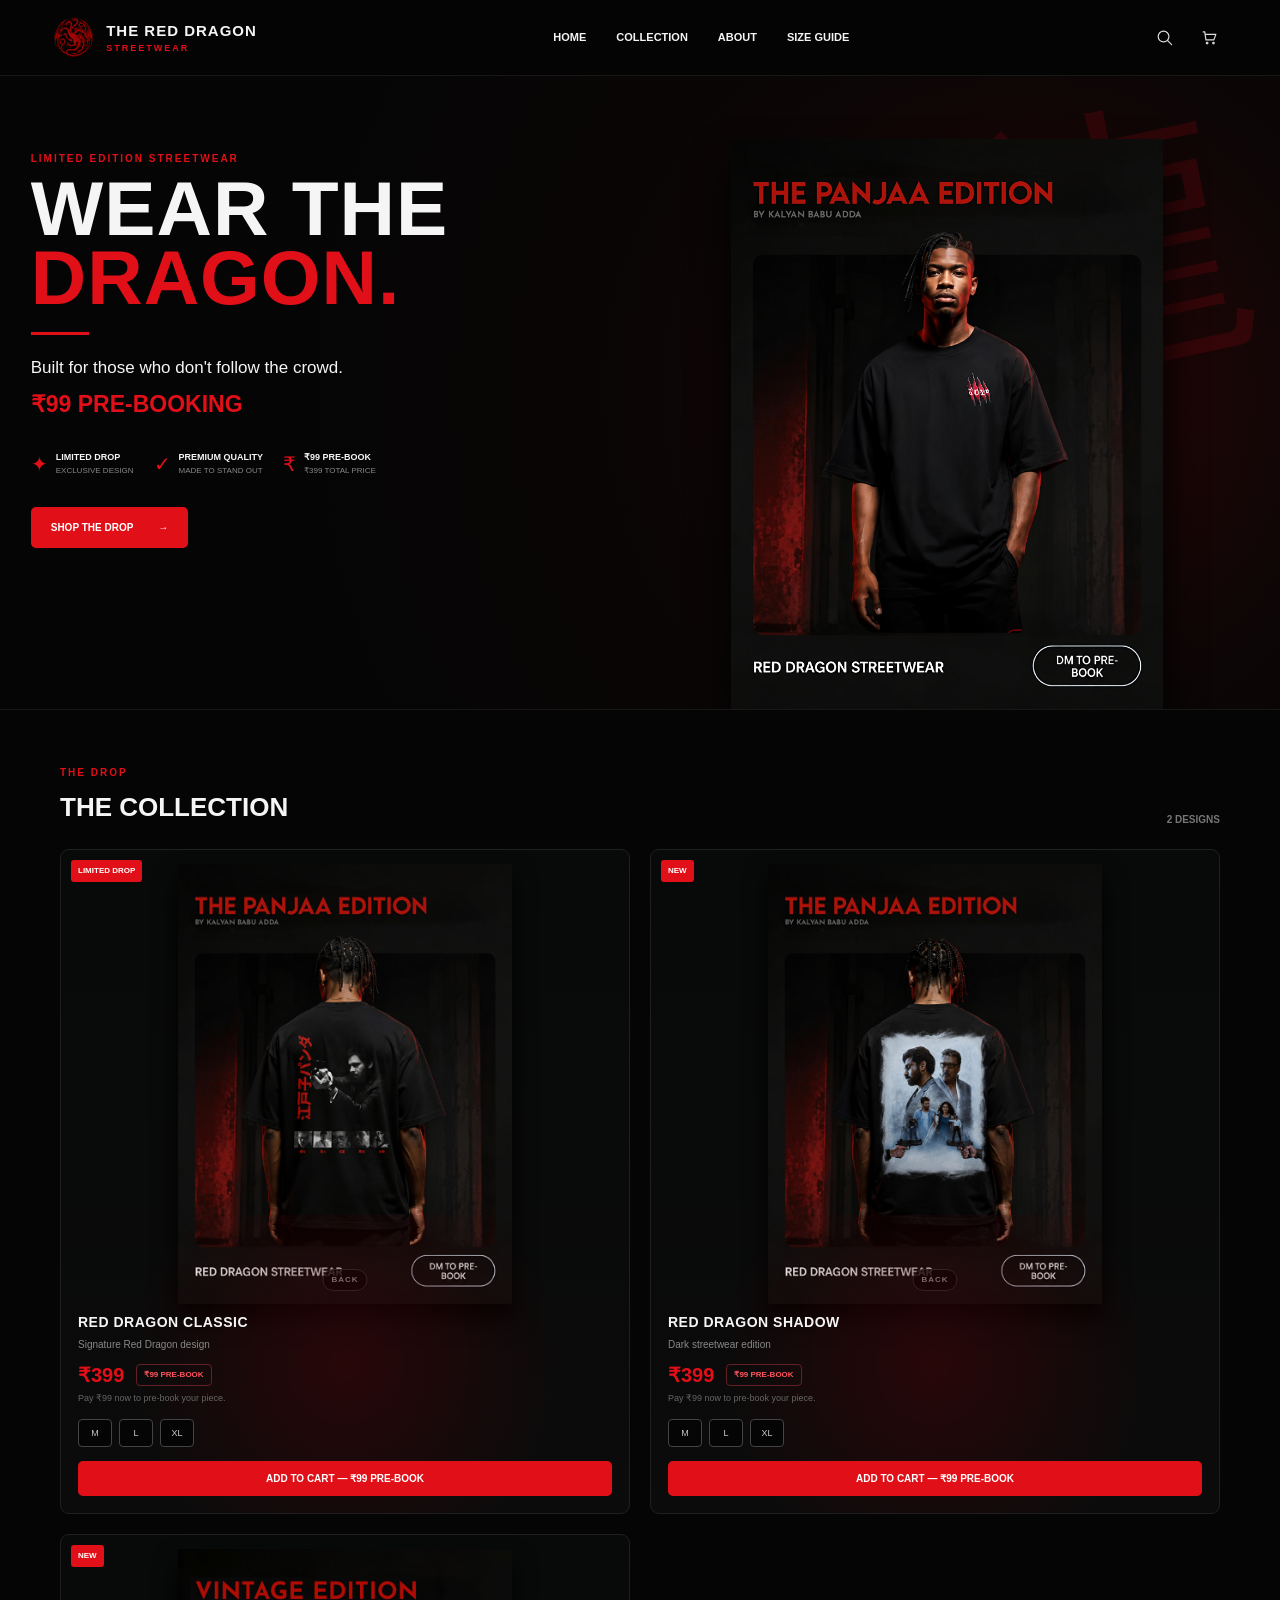
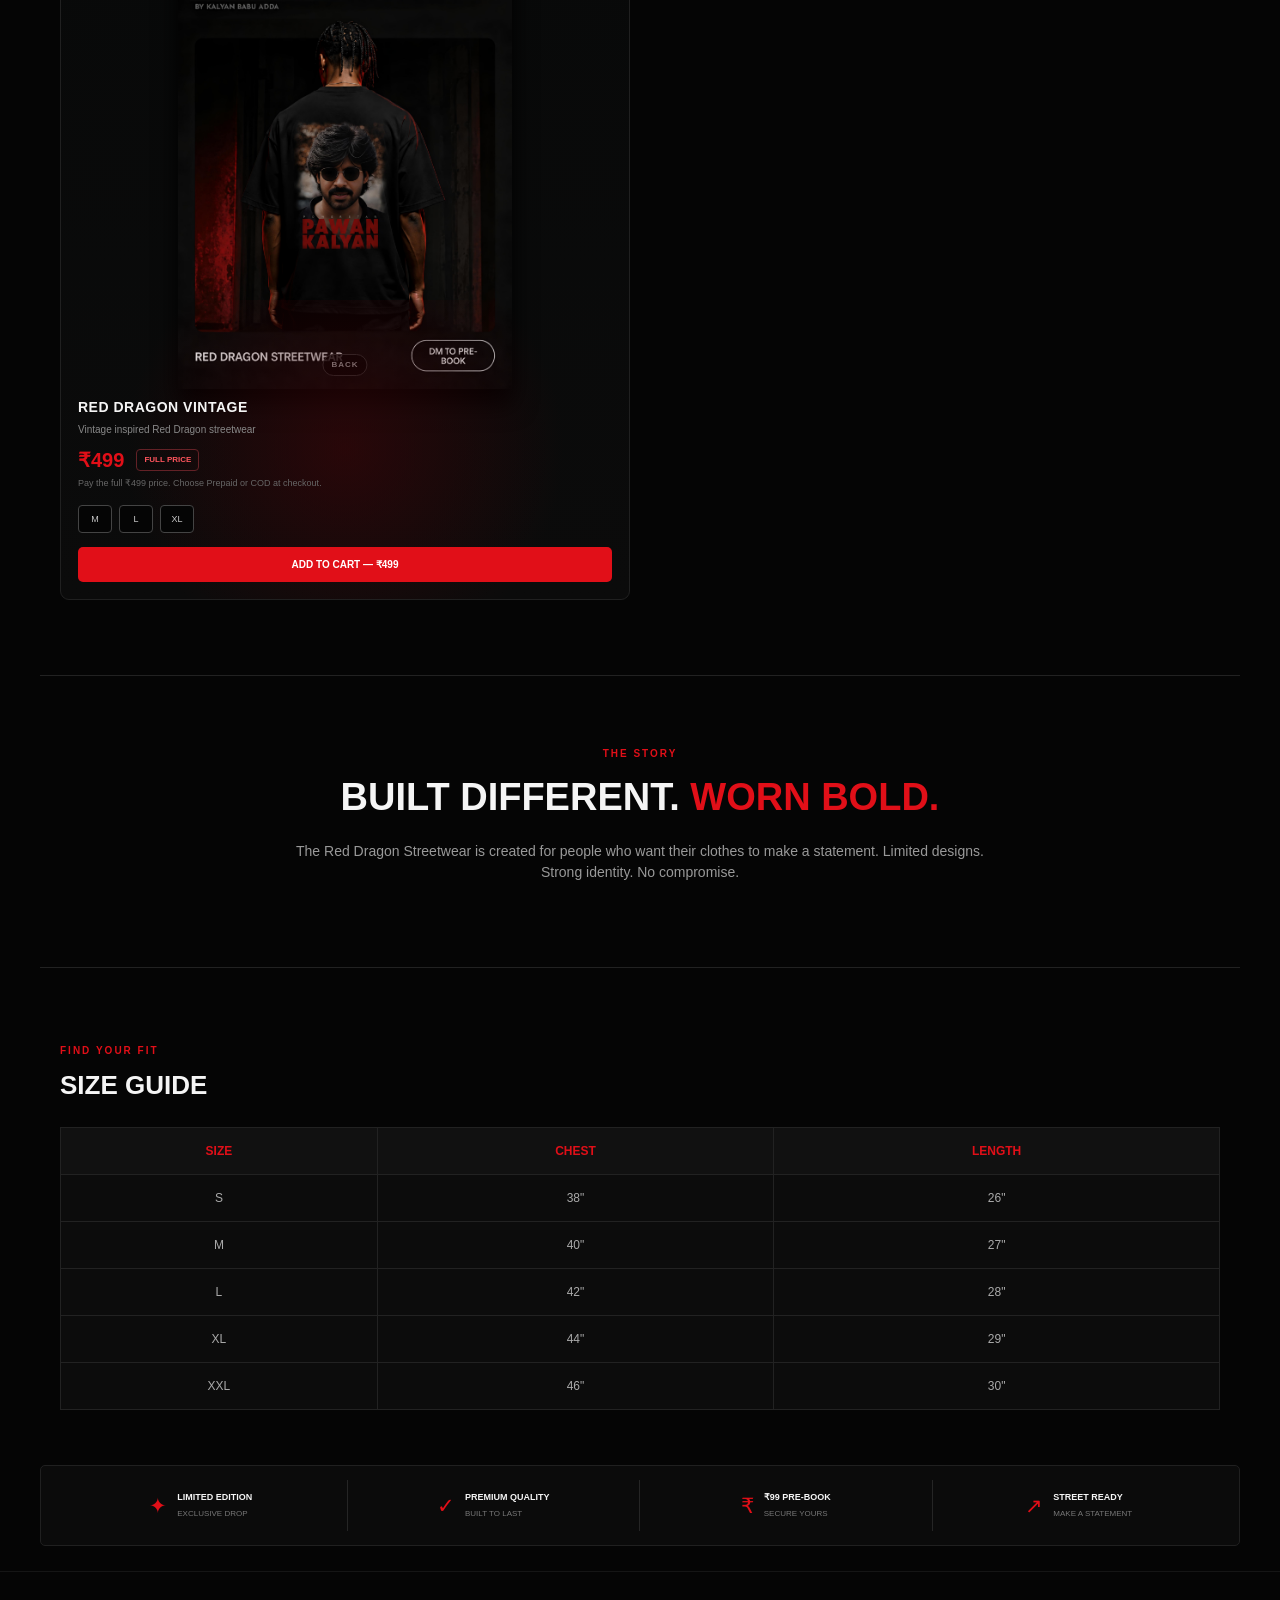
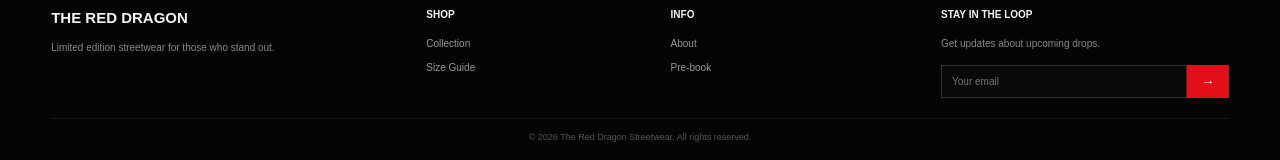
<file: index.html>
<!DOCTYPE html>
<html lang="en">
<head>
  <meta charset="UTF-8">
  <meta name="viewport" content="width=device-width, initial-scale=1.0">

  <title>The Red Dragon Streetwear</title>

  <meta
    name="description"
    content="The Red Dragon Streetwear — limited edition streetwear. Pre-book your piece for ₹99."
  >

  <link rel="stylesheet" href="styles.css">
</head>

<body>

<!-- =========================================
     HEADER
========================================= -->

<header class="site-header">

  <a href="#home" class="brand">
    <img
      src="logo.png"
      alt="The Red Dragon Streetwear"
      class="brand-logo"
    >

    <div class="brand-text">
      <strong>THE RED DRAGON</strong>
      <small>STREETWEAR</small>
    </div>
  </a>

  <nav class="main-nav">
    <a href="#home">HOME</a>
    <a href="#collection">COLLECTION</a>
    <a href="#about">ABOUT</a>
    <a href="#size-guide">SIZE GUIDE</a>
  </nav>

  <div class="header-actions">

    <button
      class="minimal-icon"
      id="searchButton"
      type="button"
      aria-label="Search"
      title="Search"
    >
      <svg viewBox="0 0 24 24" aria-hidden="true">
        <circle cx="10.8" cy="10.8" r="6.8"></circle>
        <line x1="16" y1="16" x2="21" y2="21"></line>
      </svg>
    </button>

    <button
      class="minimal-icon cart-button"
      id="cartButton"
      type="button"
      aria-label="Shopping cart"
      title="Cart"
    >
      <svg viewBox="0 0 24 24" aria-hidden="true">
        <path d="M4 5h2l1.5 10h10L20 8H7"></path>
        <circle cx="9" cy="19" r="1"></circle>
        <circle cx="17" cy="19" r="1"></circle>
      </svg>

      <span class="cart-count" id="cartCount"></span>
    </button>

  </div>

</header>


<!-- =========================================
     MAIN
========================================= -->

<main id="home">

  <!-- =======================================
       HERO
  ======================================== -->

  <section class="hero">

    <div class="hero-content">

      <p class="eyebrow">
        LIMITED EDITION STREETWEAR
      </p>

      <h1>
        WEAR THE
        <span>DRAGON.</span>
      </h1>

      <div class="red-line"></div>

      <p class="hero-description">
        Built for those who don't follow the crowd.
        <strong>₹99 PRE-BOOKING</strong>
      </p>

      <div class="hero-features">

        <div class="hero-feature">
          <span class="feature-icon">✦</span>

          <p>
            <strong>LIMITED DROP</strong>
            <small>EXCLUSIVE DESIGN</small>
          </p>
        </div>

        <div class="hero-feature">
          <span class="feature-icon">✓</span>

          <p>
            <strong>PREMIUM QUALITY</strong>
            <small>MADE TO STAND OUT</small>
          </p>
        </div>

        <div class="hero-feature">
          <span class="feature-icon">₹</span>

          <p>
            <strong>₹99 PRE-BOOK</strong>
            <small>₹399 TOTAL PRICE</small>
          </p>
        </div>

      </div>

      <a
        href="#collection"
        class="primary-button"
      >
        SHOP THE DROP
        <span>→</span>
      </a>

    </div>


    <div class="hero-visual">

      <div class="dragon-background">
        龍
      </div>

      <div class="hero-shirt">

        <img
          src="frontview.png"
          alt="Red Dragon Streetwear front view"
          loading="eager"
        >

      </div>

    </div>

  </section>


  <!-- =======================================
       COLLECTION
  ======================================== -->

  <section
    class="collection"
    id="collection"
  >

    <div class="section-heading">

      <div>
        <p class="eyebrow">
          THE DROP
        </p>

        <h2>
          THE COLLECTION
        </h2>
      </div>

      <span class="drop-label">
        2 DESIGNS
      </span>

    </div>


    <div class="products">


      <!-- =====================================
           PRODUCT 1
      ====================================== -->

      <article
        class="product-card"
        data-product-id="classic"
        data-name="Red Dragon Classic"
        data-price="399"
        data-prebook="99"
      >

        <span class="new-badge">
          LIMITED DROP
        </span>


        <div class="product-gallery">

          <button
            class="gallery-arrow gallery-prev"
            type="button"
            aria-label="Previous image"
          >
            ‹
          </button>


          <!--
            BACK VIEW IS DEFAULT.

            Product 1:
            back-view-01.png = backside
            frontview.png    = common front
          -->

          <img
            class="product-image"
            src="back-view-01.png"
            data-front="frontview.png"
            data-back="back-view-01.png"
            data-default-view="back"
            alt="Red Dragon Classic back view"
            loading="lazy"
          >


          <button
            class="gallery-arrow gallery-next"
            type="button"
            aria-label="Next image"
          >
            ›
          </button>


          <div class="image-label">
            BACK
          </div>

        </div>


        <div class="product-details">

          <h3>
            RED DRAGON CLASSIC
          </h3>

          <p>
            Signature Red Dragon design
          </p>


          <div class="price-row">

            <span class="price">
              ₹399
            </span>

            <span class="prebook-price">
              ₹99 PRE-BOOK
            </span>

          </div>


          <p class="price-note">
            Pay ₹99 now to pre-book your piece.
          </p>


          <div
            class="sizes"
            aria-label="Select size"
          >

            <button
              type="button"
              data-size="M"
            >
              M
            </button>

            <button
              type="button"
              data-size="L"
            >
              L
            </button>

            <button
              type="button"
              data-size="XL"
            >
              XL
            </button>

          </div>


          <button
            class="add-to-cart"
            type="button"
          >
            ADD TO CART — ₹99 PRE-BOOK
          </button>

        </div>

      </article>


      <!-- =====================================
           PRODUCT 2
      ====================================== -->

      <article
        class="product-card"
        data-product-id="shadow"
        data-name="Red Dragon Shadow"
        data-price="399"
        data-prebook="99"
      >

        <span class="new-badge">
          NEW
        </span>


        <div class="product-gallery">

          <button
            class="gallery-arrow gallery-prev"
            type="button"
            aria-label="Previous image"
          >
            ‹
          </button>


          <!--
            BACK VIEW IS DEFAULT.

            Product 2:
            back-view-02.png = backside
            frontview.png    = common front
          -->

          <img
            class="product-image"
            src="back-view-02.png"
            data-front="frontview.png"
            data-back="back-view-02.png"
            data-default-view="back"
            alt="Red Dragon Shadow back view"
            loading="lazy"
          >


          <button
            class="gallery-arrow gallery-next"
            type="button"
            aria-label="Next image"
          >
            ›
          </button>


          <div class="image-label">
            BACK
          </div>

        </div>


        <div class="product-details">

          <h3>
            RED DRAGON SHADOW
          </h3>

          <p>
            Dark streetwear edition
          </p>


          <div class="price-row">

            <span class="price">
              ₹399
            </span>

            <span class="prebook-price">
              ₹99 PRE-BOOK
            </span>

          </div>


          <p class="price-note">
            Pay ₹99 now to pre-book your piece.
          </p>


          <div
            class="sizes"
            aria-label="Select size"
          >

            <button
              type="button"
              data-size="M"
            >
              M
            </button>

            <button
              type="button"
              data-size="L"
            >
              L
            </button>

            <button
              type="button"
              data-size="XL"
            >
              XL
            </button>

          </div>


          <button
            class="add-to-cart"
            type="button"
          >
            ADD TO CART — ₹99 PRE-BOOK
          </button>

        </div>

      </article>
<!-- =====================================
     PRODUCT 3 — VINTAGE
====================================== -->

<article
  class="product-card"
  data-product-id="vintage"
  data-name="Red Dragon Vintage"
  data-price="499"
  data-prebook="499"
  data-payment-type="full"
>

  <span class="new-badge">
    NEW
  </span>

  <div class="product-gallery">

    <button
      class="gallery-arrow gallery-prev"
      type="button"
      aria-label="Previous image"
    >
      ‹
    </button>

    <img
      class="product-image"
      src="vintage-backview.jpg"
      data-front="vintage-frontview.jpg"
      data-back="vintage-backview.jpg"
      data-default-view="back"
      alt="Red Dragon Vintage back view"
      loading="lazy"
    >

    <button
      class="gallery-arrow gallery-next"
      type="button"
      aria-label="Next image"
    >
      ›
    </button>

    <div class="image-label">
      BACK
    </div>

  </div>

  <div class="product-details">

    <h3>
      RED DRAGON VINTAGE
    </h3>

    <p>
      Vintage inspired Red Dragon streetwear
    </p>

    <div class="price-row">

      <span class="price">
        ₹499
      </span>

      <span class="prebook-price">
        FULL PRICE
      </span>

    </div>

    <p class="price-note">
      Pay the full ₹499 price. Choose Prepaid or COD at checkout.
    </p>

    <div
      class="sizes"
      aria-label="Select size"
    >

      <button
        type="button"
        data-size="M"
      >
        M
      </button>

      <button
        type="button"
        data-size="L"
      >
        L
      </button>

      <button
        type="button"
        data-size="XL"
      >
        XL
      </button>

    </div>

    <button
      class="add-to-cart"
      type="button"
    >
      ADD TO CART — ₹499
    </button>

  </div>

</article>
    </div>

  </section>


  <!-- =======================================
       ABOUT
  ======================================== -->

  <section
    class="about-section"
    id="about"
  >

    <div class="about-content">

      <p class="eyebrow">
        THE STORY
      </p>

      <h2>
        BUILT DIFFERENT.
        <span>WORN BOLD.</span>
      </h2>

      <p>
        The Red Dragon Streetwear is created for people who
        want their clothes to make a statement.
        Limited designs. Strong identity. No compromise.
      </p>

    </div>

  </section>


  <!-- =======================================
       SIZE GUIDE
  ======================================== -->

  <section
    class="size-section"
    id="size-guide"
  >

    <div class="section-heading">

      <div>

        <p class="eyebrow">
          FIND YOUR FIT
        </p>

        <h2>
          SIZE GUIDE
        </h2>

      </div>

    </div>


    <div class="size-table-wrapper">

      <table class="size-table">

        <thead>
          <tr>
            <th>SIZE</th>
            <th>CHEST</th>
            <th>LENGTH</th>
          </tr>
        </thead>

        <tbody>

          <tr>
            <td>S</td>
            <td>38"</td>
            <td>26"</td>
          </tr>

          <tr>
            <td>M</td>
            <td>40"</td>
            <td>27"</td>
          </tr>

          <tr>
            <td>L</td>
            <td>42"</td>
            <td>28"</td>
          </tr>

          <tr>
            <td>XL</td>
            <td>44"</td>
            <td>29"</td>
          </tr>

          <tr>
            <td>XXL</td>
            <td>46"</td>
            <td>30"</td>
          </tr>

        </tbody>

      </table>

    </div>

  </section>


  <!-- =======================================
       BENEFITS
  ======================================== -->

  <section class="benefits">

    <div class="benefit">

      <span class="benefit-icon">
        ✦
      </span>

      <p>
        <strong>LIMITED EDITION</strong>
        <small>EXCLUSIVE DROP</small>
      </p>

    </div>


    <div class="benefit">

      <span class="benefit-icon">
        ✓
      </span>

      <p>
        <strong>PREMIUM QUALITY</strong>
        <small>BUILT TO LAST</small>
      </p>

    </div>


    <div class="benefit">

      <span class="benefit-icon">
        ₹
      </span>

      <p>
        <strong>₹99 PRE-BOOK</strong>
        <small>SECURE YOURS</small>
      </p>

    </div>


    <div class="benefit">

      <span class="benefit-icon">
        ↗
      </span>

      <p>
        <strong>STREET READY</strong>
        <small>MAKE A STATEMENT</small>
      </p>

    </div>

  </section>

</main>


<!-- =========================================
     FOOTER
========================================= -->

<footer>

  <div class="footer-grid">

    <div class="footer-brand">

      <h3>
        THE RED DRAGON
      </h3>

      <p>
        Limited edition streetwear
        for those who stand out.
      </p>

    </div>


    <div class="footer-column">

      <h4>
        SHOP
      </h4>

      <a href="#collection">
        Collection
      </a>

      <a href="#size-guide">
        Size Guide
      </a>

    </div>


    <div class="footer-column">

      <h4>
        INFO
      </h4>

      <a href="#about">
        About
      </a>

      <a href="#collection">
        Pre-book
      </a>

    </div>


    <div class="newsletter">

      <h4>
        STAY IN THE LOOP
      </h4>

      <p>
        Get updates about upcoming drops.
      </p>


      <form id="newsletterForm">

        <input
          type="email"
          placeholder="Your email"
          aria-label="Your email"
          required
        >

        <button
          type="submit"
          aria-label="Subscribe"
        >
          →
        </button>

      </form>

    </div>

  </div>


  <div class="copyright">

    © 2026 The Red Dragon Streetwear.
    All rights reserved.

  </div>

</footer>


<!-- =========================================
     OVERLAY
========================================= -->

<div
  class="overlay"
  id="overlay"
></div>


<!-- =========================================
     CART DRAWER
========================================= -->

<aside
  class="cart-drawer"
  id="cartDrawer"
  aria-label="Shopping cart"
>

  <div class="cart-header">

    <div>

      <p class="eyebrow">
        YOUR ORDER
      </p>

      <h3>
        SHOPPING CART
      </h3>

    </div>


    <button
      id="closeCart"
      type="button"
      aria-label="Close cart"
    >
      ×
    </button>

  </div>


  <div
    class="cart-items"
    id="cartItems"
  >
    <p>
      Your cart is empty.
    </p>
  </div>


  <div class="cart-summary">

    <div class="cart-total">

      <span>
        PRE-BOOK TOTAL
      </span>

      <strong id="cartTotal">
        ₹0
      </strong>

    </div>


    <p class="cart-summary-note">
      The amount shown is your pre-booking amount.
      The remaining balance will be ₹300 per item.
    </p>


    <button
      class="checkout-button"
      id="checkoutButton"
      type="button"
    >
      CONTINUE TO CHECKOUT
    </button>

  </div>

</aside>


<!-- =========================================
     SEARCH MODAL
========================================= -->

<div
  class="search-modal"
  id="searchModal"
  role="dialog"
  aria-modal="true"
  aria-labelledby="searchTitle"
>

  <div class="search-box">

    <button
      class="close-search"
      id="closeSearch"
      type="button"
      aria-label="Close search"
    >
      ×
    </button>


    <p class="eyebrow">
      FIND YOUR DROP
    </p>

    <h3 id="searchTitle">
      SEARCH PRODUCTS
    </h3>


    <form id="searchForm">

      <input
        id="searchInput"
        type="search"
        placeholder="Search products..."
        autocomplete="off"
        aria-label="Search products"
      >

      <button type="submit">
        SEARCH
      </button>

    </form>


    <p
      class="search-result"
      id="searchResult"
    ></p>

  </div>

</div>


<!-- =========================================
     CHECKOUT MODAL
========================================= -->

<div
  class="checkout-modal"
  id="checkoutModal"
  role="dialog"
  aria-modal="true"
  aria-labelledby="checkoutTitle"
>

  <div class="checkout-box">

    <button
      class="checkout-close"
      id="closeCheckout"
      type="button"
      aria-label="Close checkout"
    >
      ×
    </button>


    <p class="eyebrow" id="checkoutEyebrow">
  SECURE YOUR ORDER
</p>

<h2 id="checkoutTitle">
  CUSTOMER DETAILS
</h2>

<p class="checkout-intro" id="checkoutIntro">
  Enter your details to continue.
</p>

    <!--
      Formspree endpoint.
      Keep your existing endpoint here if you already
      configured one in your previous version.
    -->

    <form
      id="customerForm"
      action="https://formspree.io/f/xkjwpylo"
      method="POST"
    >

      <label for="fullName">
        FULL NAME
      </label>

      <input
        id="fullName"
        name="fullName"
        type="text"
        placeholder="Your full name"
        autocomplete="name"
        required
      >


      <label for="email">
        EMAIL
      </label>

      <input
        id="email"
        name="email"
        type="email"
        placeholder="your@email.com"
        autocomplete="email"
        required
      >


      <label for="phone">
        PHONE NUMBER
      </label>

      <input
        id="phone"
        name="phone"
        type="tel"
        placeholder="Your phone number"
        autocomplete="tel"
      >


      <label for="address">
        DELIVERY ADDRESS
      </label>

      <textarea
        id="address"
        name="address"
        rows="4"
        placeholder="Your complete delivery address"
        autocomplete="street-address"
        required
      ></textarea>


      <!-- Hidden order information -->

      <input
        type="hidden"
        id="orderDetails"
        name="orderDetails"
      >

      <input
        type="hidden"
        id="prebookAmount"
        name="prebookAmount"
      >

      <!-- Payment verification fields are filled after the customer pays. -->
      <input
        type="hidden"
        id="utrTransactionId"
        name="utrTransactionId"
      >

      <input
        type="hidden"
        id="emailSubject"
        name="_subject"
      >

      <input
        type="hidden"
        id="replyTo"
        name="_replyto"
      >

      <input
        type="hidden"
        id="orderReference"
        name="orderReference"
      >

      <input
        type="hidden"
        id="orderReceipt"
        name="message"
      >

      <!-- Clean order-receipt fields for the owner email -->
      <input type="hidden" id="paymentStatusField" name="PAYMENT STATUS">
      <input type="hidden" id="productTotalField" name="PRODUCT TOTAL">
      <input type="hidden" id="prebookTotalField" name="PRE-BOOKING PAID">
      <input type="hidden" id="verificationNoteField" name="VERIFICATION NOTE">


      <button
        class="checkout-button"
        type="submit"
      >
        CONTINUE TO PAYMENT
      </button>

    </form>

  </div>

</div>


<!-- =========================================
     PAYMENT MODAL
========================================= -->

<div
  class="payment-modal"
  id="paymentModal"
  role="dialog"
  aria-modal="true"
  aria-labelledby="paymentTitle"
>

  <div class="payment-box">

    <button
      class="payment-close"
      id="closePayment"
      type="button"
      aria-label="Close payment"
    >
      ×
    </button>


    <p class="eyebrow">
      SECURE YOUR ORDER
    </p>

    <h2 id="paymentTitle">
  PAYMENT
    </h2>

    <p class="payment-warning">
  ⚠️ DO NOT REFRESH THIS PAGE
</p>

    <!-- PRODUCT 3 PAYMENT METHOD -->

<div
  class="payment-method-section"
  id="paymentMethodSection"
  style="display:none;"
>

  <h3>
    CHOOSE PAYMENT METHOD
  </h3>

  <div class="payment-method-options">

    <label class="payment-method-option">

      <input
        type="radio"
        name="paymentMethod"
        value="prepaid"
        checked
      >

      <span>
        <strong>PREPAID</strong>
        <small>
          Pay ₹499 online
        </small>
      </span>

    </label>


    <label class="payment-method-option">

      <input
        type="radio"
        name="paymentMethod"
        value="cod"
      >

      <span>
        <strong>COD — CASH ON DELIVERY</strong>
        <small>
          Shipping/COD charges applicable
        </small>
      </span>

    </label>

  </div>

</div>

    <div class="payment-amount">

      <span>
        PAY NOW
      </span>

      <strong id="paymentAmount">
        ₹99
      </strong>

    </div>


    <div class="payment-product-summary">

  <p>
    <span>
      PRODUCT TOTAL
    </span>

    <strong id="paymentProductTotal">
      ₹399
    </strong>
  </p>

  <p id="paymentPrebookRow">
    <span>
      PRE-BOOK / PAYMENT NOW
    </span>

    <strong id="paymentPrebookTotal">
      ₹99
    </strong>
  </p>

  <p
    class="payment-balance"
    id="paymentBalanceRow"
  >

    <span>
      BALANCE DUE
    </span>

    <strong id="paymentBalance">
      ₹300
    </strong>

  </p>

  <p id="paymentShippingRow" style="display:none;">

    <span>
      SHIPPING / COD CHARGES
    </span>

    <strong id="paymentShipping">
      Applicable
    </strong>

  </p>

</div>

    <div class="upi-box">

      <span>
        PAY USING UPI
      </span>

      <strong>
        8919131887@axl
      </strong>


      <button
        class="copy-upi"
        id="copyUpi"
        type="button"
      >
        COPY UPI ID
      </button>

    </div>


    <div class="qr-placeholder">

  <img
    src="payment-qr.png"
    alt="UPI payment QR code"
    class="payment-qr"
  >

  <p>
    Scan this QR code to pay ₹99
  </p>

    </div>


    <p class="payment-instruction">
      Send the pre-booking amount using UPI. After the payment
      is successful, enter the UTR / Transaction ID from your
      UPI payment confirmation below.
    </p>

    <div class="utr-section">
      <label for="utrInput">
        UTR / TRANSACTION ID
      </label>

      <input
        id="utrInput"
        type="text"
        inputmode="text"
        autocomplete="off"
        placeholder="Enter your UTR / Transaction ID"
        maxlength="40"
        aria-describedby="utrHelp"
      >

      <small id="utrHelp">
        We will verify this payment manually before confirming your order.
      </small>
    </div>


    <p
      class="payment-status"
      id="paymentStatus"
      aria-live="polite"
    ></p>


    <button
      class="payment-success-button"
      id="paymentSuccess"
      type="button"
    >
      SUBMIT UTR &amp; PLACE ORDER
    </button>

  </div>

</div>


<!-- =========================================
     SUCCESS MODAL
========================================= -->

<div
  class="success-modal"
  id="successModal"
  role="dialog"
  aria-modal="true"
  aria-labelledby="successTitle"
>

  <div class="success-box">

    <div class="success-icon">
      ✓
    </div>


    <p class="eyebrow">
      ORDER RECEIVED
    </p>


    <h2 id="successTitle">
      YOU'RE IN.
    </h2>


    <p>
      Your order is now <strong>IN PROGRESS</strong>.
      We have received your UTR / Transaction ID and will
      manually verify the payment before confirming your order.
      Thank you for supporting The Red Dragon Streetwear.
    </p>


    <button
      class="checkout-button"
      id="closeSuccess"
      type="button"
    >
      BACK TO COLLECTION
    </button>

  </div>

</div>


<!-- =========================================
     JAVASCRIPT
========================================= -->

<script src="script.js"></script>

</body>
</html>
</file>
<file: styles.css>
/* =========================================
   THE RED DRAGON STREETWEAR
   COMPLETE STYLESHEET
========================================= */

:root {
  --black: #050505;
  --black-soft: #090909;
  --panel: #0c0c0c;
  --panel-light: #111111;

  --red: #e10f18;
  --red-light: #ff1b24;
  --red-dark: #a8070f;

  --white: #f5f5f5;
  --gray: #999;
  --gray-dark: #555;

  --border: #222;

  --max-width: 1200px;
}

* {
  box-sizing: border-box;
}

html {
  scroll-behavior: smooth;
  scroll-padding-top: 85px;
}

body {
  margin: 0;
  background: var(--black);
  color: var(--white);
  font-family: Arial, Helvetica, sans-serif;
  line-height: 1.5;
}

body.no-scroll {
  overflow: hidden;
}

button,
input,
textarea {
  font-family: inherit;
}

button {
  cursor: pointer;
}

a {
  color: inherit;
  text-decoration: none;
}

/* =========================================
   HEADER
========================================= */

.site-header {
  height: 76px;
  padding: 0 4%;
  display: flex;
  align-items: center;
  justify-content: space-between;
  position: sticky;
  top: 0;
  z-index: 1000;
  background: rgba(5, 5, 5, 0.94);
  border-bottom: 1px solid #181818;
  backdrop-filter: blur(15px);
}

.brand {
  display: flex;
  align-items: center;
  gap: 10px;
}

.brand-logo {
  width: 45px;
  height: 45px;
  object-fit: contain;
}

.brand-text strong {
  display: block;
  font-size: 15px;
  letter-spacing: 1px;
}

.brand-text small {
  display: block;
  color: var(--red);
  font-size: 9px;
  font-weight: 800;
  letter-spacing: 2px;
}

.main-nav {
  display: flex;
  align-items: center;
  gap: 30px;
}

.main-nav a {
  font-size: 11px;
  font-weight: 800;
  transition: color 0.2s ease;
}

.main-nav a:hover {
  color: var(--red);
}

/* =========================================
   MINIMAL HEADER ICONS
========================================= */

.header-actions {
  display: flex;
  align-items: center;
  gap: 7px;
}

.minimal-icon {
  position: relative;
  width: 38px;
  height: 38px;
  display: grid;
  place-items: center;
  padding: 0;
  border: 0;
  background: transparent;
  color: #ddd;
}

.minimal-icon svg {
  width: 19px;
  height: 19px;
  fill: none;
  stroke: currentColor;
  stroke-width: 1.5;
  stroke-linecap: round;
  stroke-linejoin: round;
  transition: color 0.2s ease, transform 0.2s ease;
}

.minimal-icon:hover {
  color: white;
}

.minimal-icon:hover svg {
  transform: scale(1.08);
}

.cart-count {
  position: absolute;
  top: 2px;
  right: 1px;
  min-width: 15px;
  height: 15px;
  padding: 0 4px;
  display: grid;
  place-items: center;
  border-radius: 20px;
  background: var(--red);
  color: white;
  font-size: 8px;
  font-weight: 900;
}

.cart-count:empty {
  display: none;
}

/* =========================================
   HERO
========================================= */

.hero {
  max-width: 1400px;
  min-height: 560px;
  margin: auto;
  display: grid;
  grid-template-columns: 48% 52%;
  overflow: hidden;
  background:
    radial-gradient(
      circle at 80% 50%,
      #280506 0%,
      #0c0606 32%,
      #050505 68%
    );
  border-bottom: 1px solid #171717;
}

.hero-content {
  position: relative;
  z-index: 5;
  padding: 75px 5%;
}

.eyebrow {
  margin: 0 0 8px;
  color: var(--red);
  font-size: 10px;
  font-weight: 900;
  letter-spacing: 2px;
}

.hero h1 {
  margin: 0;
  font-size: clamp(52px, 6vw, 82px);
  line-height: 0.9;
  letter-spacing: 1px;
}

.hero h1 span {
  display: block;
  color: var(--red);
}

.red-line {
  width: 58px;
  height: 3px;
  margin: 20px 0;
  background: var(--red);
}

.hero-description {
  max-width: 430px;
  margin: 0;
  font-size: 17px;
}

.hero-description strong {
  display: block;
  margin-top: 6px;
  color: var(--red);
  font-size: 23px;
}

.hero-features {
  display: flex;
  flex-wrap: wrap;
  gap: 20px;
  margin: 28px 0;
}

.hero-feature {
  display: flex;
  align-items: center;
  gap: 8px;
}

.feature-icon {
  color: var(--red);
  font-size: 20px;
}

.hero-feature p {
  margin: 0;
}

.hero-feature strong,
.hero-feature small {
  display: block;
}

.hero-feature strong {
  font-size: 9px;
}

.hero-feature small {
  color: #888;
  font-size: 8px;
}

.primary-button {
  display: inline-flex;
  align-items: center;
  gap: 25px;
  padding: 13px 20px;
  border-radius: 5px;
  background: var(--red);
  color: white;
  font-size: 10px;
  font-weight: 900;
  transition: transform 0.2s ease, background 0.2s ease;
}

.primary-button:hover {
  background: var(--red-light);
  transform: translateY(-2px);
}

/* =========================================
   HERO VISUAL
========================================= */

.hero-visual {
  position: relative;
  min-height: 560px;
  display: flex;
  align-items: flex-end;
  justify-content: center;
  overflow: hidden;
}

.dragon-background {
  position: absolute;
  right: 5%;
  top: 5%;
  color: #68070d;
  font-family: Georgia, serif;
  font-size: 280px;
  line-height: 1;
  opacity: 0.35;
  transform: rotate(-12deg);
}

.hero-shirt {
  position: relative;
  z-index: 2;
  width: min(480px, 90%);
  height: 90%;
  display: flex;
  align-items: flex-end;
  justify-content: center;
}

.hero-shirt img {
  width: 100%;
  height: 100%;
  object-fit: contain;
  object-position: bottom center;
  filter: drop-shadow(0 25px 20px #000);
}

/* =========================================
   COLLECTION
========================================= */

.collection,
.size-section {
  max-width: var(--max-width);
  margin: auto;
  padding: 55px 20px;
}

.section-heading {
  display: flex;
  align-items: flex-end;
  justify-content: space-between;
  margin-bottom: 22px;
}

.section-heading h2 {
  margin: 0;
  font-size: 26px;
}

.drop-label {
  color: #777;
  font-size: 10px;
  font-weight: 800;
}

/* =========================================
   PRODUCTS
========================================= */

.products {
  display: grid;
  grid-template-columns: repeat(2, minmax(0, 1fr));
  gap: 20px;
}

.product-card {
  position: relative;
  overflow: hidden;
  padding: 14px;
  border: 1px solid #202020;
  border-radius: 9px;
  background: linear-gradient(180deg, #080909, #0b0b0b);
  transition: transform 0.25s ease, border-color 0.25s ease;
}

.product-card:hover {
  transform: translateY(-4px);
  border-color: #3d3d3d;
}

.product-card::after {
  content: "";
  position: absolute;
  inset: auto 0 0;
  height: 45%;
  background:
    radial-gradient(
      circle,
      #390508 0,
      transparent 68%
    );
  opacity: 0.65;
  pointer-events: none;
}

.new-badge {
  position: absolute;
  z-index: 10;
  top: 10px;
  left: 10px;
  padding: 5px 7px;
  border-radius: 3px;
  background: var(--red);
  color: white;
  font-size: 8px;
  font-weight: 900;
}

/* =========================================
   PRODUCT GALLERY
========================================= */

.product-gallery {
  position: relative;
  height: 440px;
  display: flex;
  align-items: center;
  justify-content: center;
}

.product-image {
  width: 88%;
  height: 100%;
  object-fit: contain;
  filter: drop-shadow(0 15px 12px #000);
  transition: opacity 0.2s ease, transform 0.3s ease;
  cursor: pointer;
}

.product-card:hover .product-image {
  transform: scale(1.025);
}

.gallery-arrow {
  position: absolute;
  z-index: 20;
  top: 50%;
  width: 34px;
  height: 34px;
  display: grid;
  place-items: center;
  border: 1px solid #333;
  border-radius: 50%;
  background: rgba(5, 5, 5, 0.75);
  color: white;
  font-size: 23px;
  line-height: 1;
  opacity: 0;
  transform: translateY(-50%);
  transition: opacity 0.2s ease, background 0.2s ease;
}

.product-gallery:hover .gallery-arrow,
.product-gallery:focus-within .gallery-arrow {
  opacity: 1;
}

.gallery-arrow:hover {
  background: var(--red);
  border-color: var(--red);
}

.gallery-prev {
  left: 10px;
}

.gallery-next {
  right: 10px;
}

.image-label {
  position: absolute;
  left: 50%;
  bottom: 13px;
  transform: translateX(-50%);
  padding: 4px 8px;
  border: 1px solid #333;
  border-radius: 20px;
  background: rgba(0, 0, 0, 0.75);
  color: #aaa;
  font-size: 8px;
  font-weight: 800;
  letter-spacing: 1px;
}

/* =========================================
   PRODUCT DETAILS
========================================= */

.product-details {
  position: relative;
  z-index: 20;
  padding: 8px 3px 3px;
}

.product-details h3 {
  margin: 0 0 4px;
  font-size: 14px;
  letter-spacing: 0.5px;
}

.product-details > p {
  margin: 0 0 8px;
  color: #888;
  font-size: 10px;
}

.price-row {
  display: flex;
  align-items: center;
  gap: 12px;
  margin-bottom: 2px;
}

.price {
  color: var(--red);
  font-size: 20px;
  font-weight: 900;
}

.prebook-price {
  padding: 4px 7px;
  border: 1px solid #632126;
  border-radius: 4px;
  color: #ff555d;
  font-size: 8px;
  font-weight: 900;
}

.price-note {
  color: #666 !important;
  font-size: 9px !important;
}

/* =========================================
   SIZES
========================================= */

.sizes {
  display: flex;
  gap: 7px;
  margin: 14px 0;
  flex-wrap: wrap;
}

.sizes button {
  width: 34px;
  height: 28px;
  border: 1px solid #444;
  border-radius: 4px;
  background: #050505;
  color: #ccc;
  font-size: 9px;
}

.sizes button:hover,
.sizes button.selected {
  border-color: var(--red);
  background: var(--red);
  color: white;
}

/* =========================================
   ADD TO CART
========================================= */

.add-to-cart {
  width: 100%;
  padding: 12px;
  border: 0;
  border-radius: 5px;
  background: var(--red);
  color: white;
  font-size: 10px;
  font-weight: 900;
}

.add-to-cart:hover {
  background: var(--red-light);
}

.add-to-cart:disabled {
  opacity: 0.7;
  cursor: default;
}

/* =========================================
   ABOUT
========================================= */

.about-section {
  max-width: var(--max-width);
  margin: 20px auto;
  padding: 70px 30px;
  border-top: 1px solid var(--border);
  border-bottom: 1px solid var(--border);
  text-align: center;
}

.about-content {
  max-width: 700px;
  margin: auto;
}

.about-content h2 {
  margin: 0 0 15px;
  font-size: 38px;
}

.about-content h2 span {
  color: var(--red);
}

.about-content > p:last-child {
  color: #999;
  font-size: 14px;
}

/* =========================================
   SIZE GUIDE
========================================= */

.size-table-wrapper {
  overflow-x: auto;
}

.size-table {
  width: 100%;
  border-collapse: collapse;
  background: var(--panel);
}

.size-table th,
.size-table td {
  padding: 14px;
  border: 1px solid #222;
  text-align: center;
  font-size: 12px;
}

.size-table th {
  color: var(--red);
  background: #111;
}

.size-table td {
  color: #aaa;
}

/* =========================================
   BENEFITS
========================================= */

.benefits {
  max-width: var(--max-width);
  margin: 0 auto 25px;
  padding: 14px;
  display: grid;
  grid-template-columns: repeat(4, 1fr);
  border: 1px solid #202020;
  border-radius: 5px;
  background: #0b0b0b;
}

.benefit {
  display: flex;
  align-items: center;
  justify-content: center;
  gap: 10px;
  padding: 10px;
  border-right: 1px solid #252525;
}

.benefit:last-child {
  border-right: 0;
}

.benefit-icon {
  color: var(--red);
  font-size: 21px;
}

.benefit p {
  margin: 0;
}

.benefit strong,
.benefit small {
  display: block;
}

.benefit strong {
  font-size: 9px;
}

.benefit small {
  margin-top: 3px;
  color: #777;
  font-size: 8px;
}

/* =========================================
   FOOTER
========================================= */

footer {
  padding: 35px 4% 15px;
  border-top: 1px solid #151515;
}

.footer-grid {
  max-width: var(--max-width);
  margin: auto;
  display: grid;
  grid-template-columns: 1.3fr 0.8fr 0.9fr 1.1fr;
  gap: 35px;
}

.footer-grid h4 {
  margin: 0 0 14px;
  font-size: 10px;
}

.footer-brand h3 {
  margin: 0;
  font-size: 15px;
}

.footer-brand p,
.newsletter p {
  color: #888;
  font-size: 10px;
}

.footer-column a {
  display: block;
  margin-bottom: 9px;
  color: #999;
  font-size: 10px;
}

.footer-column a:hover {
  color: var(--red);
}

.newsletter form {
  display: flex;
  margin-top: 14px;
}

.newsletter input {
  min-width: 0;
  flex: 1;
  padding: 10px;
  border: 1px solid #333;
  outline: none;
  background: #090909;
  color: white;
  font-size: 10px;
}

.newsletter button {
  width: 42px;
  border: 0;
  background: var(--red);
  color: white;
}

.copyright {
  max-width: var(--max-width);
  margin: 20px auto 0;
  padding-top: 12px;
  border-top: 1px solid #171717;
  text-align: center;
  color: #555;
  font-size: 9px;
}

/* =========================================
   OVERLAY
========================================= */

.overlay {
  position: fixed;
  z-index: 1400;
  inset: 0;
  display: none;
  background: rgba(0, 0, 0, 0.72);
}

.overlay.active {
  display: block;
}

/* =========================================
   CART
========================================= */

.cart-drawer {
  position: fixed;
  z-index: 1500;
  top: 0;
  right: -450px;
  width: min(430px, 94vw);
  height: 100dvh;
  display: flex;
  flex-direction: column;
  padding: 22px;
  overflow: hidden;
  background: #090909;
  border-left: 1px solid #333;
  transition: right 0.3s ease;
}

.cart-drawer.open { right: 0; }

.cart-header {
  flex-shrink: 0;
  display: flex;
  align-items: center;
  justify-content: space-between;
  padding-bottom: 15px;
  border-bottom: 1px solid #222;
}

.cart-header h3 { margin: 0; font-size: 15px; }

.cart-header button {
  border: 0;
  background: transparent;
  color: white;
  font-size: 27px;
}

.cart-items {
  flex: 1 1 auto;
  min-height: 0;
  overflow-y: auto;
  overflow-x: hidden;
  padding: 12px 0;
}

.cart-product { padding: 14px 0; border-bottom: 1px solid #222; }
.cart-product-top { display: flex; justify-content: space-between; gap: 10px; }
.cart-product strong { font-size: 12px; }
.cart-product small { display: block; margin-top: 4px; color: #777; font-size: 10px; }
.remove-item { border: 0; background: transparent; color: #777; font-size: 10px; }
.remove-item:hover { color: var(--red); }

.cart-summary {
  flex: 0 0 auto;
  position: relative;
  z-index: 10;
  padding-top: 12px;
  padding-bottom: max(10px, env(safe-area-inset-bottom));
  background: #090909;
  border-top: 1px solid #333;
}

.cart-total {
  display: flex;
  align-items: center;
  justify-content: space-between;
  padding: 12px 0;
}

.cart-total strong { color: var(--red); font-size: 20px; }
.cart-summary-note { margin: 0 0 14px; color: #777; font-size: 9px; line-height: 1.6; }

.checkout-button {
  display: block;
  width: 100%;
  min-height: 48px;
  padding: 13px 16px;
  border: 0;
  border-radius: 5px;
  background: var(--red);
  color: white;
  font-size: 10px;
  font-weight: 900;
  cursor: pointer;
  visibility: visible;
  opacity: 1;
}

.checkout-button:hover { background: var(--red-light); }
.checkout-button:active { transform: scale(0.98); }

/* =========================================
   SEARCH
========================================= */

.search-modal,
.checkout-modal,
.payment-modal,
.success-modal {
  position: fixed;
  z-index: 2000;
  inset: 0;
  display: none;
  align-items: center;
  justify-content: center;
  padding: 20px;
  background: rgba(0, 0, 0, 0.88);
}

.search-modal.open,
.checkout-modal.open,
.payment-modal.open,
.success-modal.open {
  display: flex;
}

.search-box,
.checkout-box,
.payment-box,
.success-box {
  position: relative;
  width: min(550px, 100%);
  max-height: 90vh;
  overflow-y: auto;
  padding: 32px;
  border: 1px solid #333;
  border-radius: 8px;
  background: #0b0b0b;
}

.search-box h3,
.checkout-box h2,
.payment-box h2,
.success-box h2 {
  margin: 0 0 12px;
}

.close-search,
.checkout-close,
.payment-close {
  position: absolute;
  top: 10px;
  right: 13px;
  border: 0;
  background: transparent;
  color: white;
  font-size: 26px;
}

.search-box form {
  display: flex;
}

.search-box input {
  min-width: 0;
  flex: 1;
  padding: 13px;
  border: 1px solid #333;
  outline: none;
  background: #050505;
  color: white;
}

.search-box form button {
  padding: 0 20px;
  border: 0;
  background: var(--red);
  color: white;
  font-weight: 900;
}

.search-result {
  margin: 15px 0 0;
  color: #999;
  font-size: 11px;
}

/* =========================================
   CHECKOUT FORM
========================================= */

.checkout-intro {
  color: #888;
  font-size: 11px;
}

#customerForm label {
  display: block;
  margin-top: 16px;
  color: #bbb;
  font-size: 10px;
  font-weight: 700;
}

#customerForm input,
#customerForm textarea {
  width: 100%;
  margin-top: 6px;
  padding: 12px;
  border: 1px solid #333;
  border-radius: 4px;
  outline: none;
  resize: vertical;
  background: #050505;
  color: white;
  font-size: 11px;
}

#customerForm input:focus,
#customerForm textarea:focus {
  border-color: var(--red);
}

#customerForm .checkout-button {
  margin-top: 20px;
}

/* =========================================
   PAYMENT
========================================= */

.payment-amount {
  margin: 20px 0;
  padding: 20px;
  text-align: center;
  border: 1px solid #3a1719;
  border-radius: 6px;
  background: #160607;
}

.payment-amount span {
  display: block;
  color: #888;
  font-size: 9px;
  letter-spacing: 2px;
}

.payment-amount strong {
  display: block;
  margin-top: 5px;
  color: var(--red);
  font-size: 40px;
}

.payment-product-summary {
  padding: 12px;
  border: 1px solid #222;
  border-radius: 5px;
}

.payment-product-summary p {
  display: flex;
  justify-content: space-between;
  margin: 7px 0;
  color: #999;
  font-size: 10px;
}

.payment-product-summary strong {
  color: white;
}

.payment-balance {
  padding-top: 7px;
  border-top: 1px solid #222;
}

.upi-box {
  margin-top: 15px;
  padding: 18px;
  text-align: center;
  border: 1px solid #333;
  border-radius: 6px;
  background: #090909;
}

.upi-box span {
  display: block;
  margin-bottom: 7px;
  color: #888;
  font-size: 9px;
}

.upi-box strong {
  display: block;
  color: white;
  font-size: 17px;
  letter-spacing: 0.5px;
}

.copy-upi {
  margin-top: 12px;
  padding: 8px 12px;
  border: 1px solid #444;
  border-radius: 4px;
  background: transparent;
  color: #ccc;
  font-size: 9px;
}

.copy-upi:hover {
  border-color: var(--red);
  color: var(--red);
}

.qr-placeholder {
  margin-top: 15px;
  min-height: 150px;
  display: flex;
  flex-direction: column;
  align-items: center;
  justify-content: center;
  border: 1px dashed #333;
  border-radius: 6px;
  background: #080808;
  text-align: center;
}

.payment-qr {
  width: 190px;
  height: 190px;
  object-fit: contain;
  display: block;
  margin: 0 auto 10px;
  background: white;
  padding: 8px;
  border-radius: 6px;
}

.qr-placeholder span {
  font-size: 35px;
  color: #333;
}

.qr-placeholder p {
  color: #555;
  font-size: 9px;
}

.payment-instruction {
  color: #888;
  font-size: 10px;
  line-height: 1.6;
}

.payment-success-button {
  width: 100%;
  padding: 13px;
  border: 0;
  border-radius: 5px;
  background: var(--red);
  color: white;
  font-size: 10px;
  font-weight: 900;
}

.payment-success-button:hover {
  background: var(--red-light);
}

.payment-status {
  min-height: 16px;
  color: #aaa;
  font-size: 10px;
  text-align: center;
}

/* =========================================
   SUCCESS
========================================= */

.success-box {
  text-align: center;
}

.success-icon {
  width: 55px;
  height: 55px;
  margin: 0 auto 18px;
  display: grid;
  place-items: center;
  border-radius: 50%;
  background: var(--red);
  color: white;
  font-size: 25px;
  font-weight: 900;
}

.success-box p:not(.eyebrow) {
  margin-bottom: 22px;
  color: #999;
  font-size: 12px;
}

/* =========================================
   MOBILE
========================================= */

@media (max-width: 900px) {

  .site-header {
    padding: 0 18px;
  }

  .main-nav {
    gap: 15px;
  }

  .main-nav a {
    font-size: 9px;
  }

  .hero {
    grid-template-columns: 1fr;
  }

  .hero-content {
    padding: 55px 6%;
  }

  .hero-visual {
    min-height: 440px;
  }

  .products {
    grid-template-columns: 1fr;
  }

  .benefits {
    grid-template-columns: repeat(2, 1fr);
  }

  .benefit:nth-child(2) {
    border-right: 0;
  }

  .benefit:nth-child(-n + 2) {
    border-bottom: 1px solid #252525;
  }

  .footer-grid {
    grid-template-columns: repeat(2, 1fr);
  }
}

/* =========================================
   MOBILE PRODUCT LAYOUT
   One product per row
========================================= */

@media (max-width: 600px) {

  html {
    scroll-padding-top: 76px;
  }

  .site-header {
    height: 68px;
    padding: 0 12px;
  }

  .brand {
    gap: 7px;
  }

  .brand-logo {
    width: 36px;
    height: 36px;
  }

  .brand-text strong {
    font-size: 11px;
  }

  .brand-text small {
    font-size: 7px;
    letter-spacing: 1.5px;
  }

  .main-nav {
    display: none;
  }

  .header-actions {
    gap: 2px;
  }

  .minimal-icon {
    width: 34px;
    height: 34px;
  }

  .minimal-icon svg {
    width: 18px;
    height: 18px;
  }

  .hero {
    min-height: 0;
  }

  .hero-content {
    padding: 45px 22px 28px;
  }

  .hero h1 {
    font-size: clamp(43px, 13vw, 62px);
  }

  .hero-description {
    font-size: 14px;
  }

  .hero-description strong {
    font-size: 19px;
  }

  .hero-features {
    gap: 12px;
    margin: 22px 0;
  }

  .hero-feature {
    gap: 5px;
  }

  .hero-feature strong {
    font-size: 8px;
  }

  .hero-feature small {
    font-size: 7px;
  }

  .hero-visual {
    min-height: 360px;
  }

  .dragon-background {
    font-size: 190px;
  }

  .hero-shirt {
    width: 82%;
    height: 90%;
  }

  .collection,
  .size-section {
    padding: 38px 12px;
  }

  .section-heading {
    margin-bottom: 16px;
  }

  .section-heading h2 {
    font-size: 22px;
  }

  .products {
    display: flex;
    flex-direction: column;
    gap: 14px;
  }

  /*
     Smaller product card on mobile.
     Products remain separate, one after another.
  */
  .product-card {
    width: 100%;
    padding: 10px;
    border-radius: 7px;
  }

  .product-card:hover {
    transform: none;
  }

  .new-badge {
    top: 8px;
    left: 8px;
    padding: 4px 6px;
    font-size: 7px;
  }

  .product-gallery {
    height: 300px;
  }

  .product-image {
    width: 82%;
  }

  .gallery-arrow {
    width: 30px;
    height: 30px;
    font-size: 20px;
    opacity: 1;
  }

  .gallery-prev {
    left: 5px;
  }

  .gallery-next {
    right: 5px;
  }

  .image-label {
    bottom: 8px;
    font-size: 7px;
    padding: 3px 7px;
  }

  .product-details {
    padding: 7px 2px 2px;
  }

  .product-details h3 {
    font-size: 12px;
  }

  .product-details > p {
    font-size: 9px;
    margin-bottom: 6px;
  }

  .price {
    font-size: 18px;
  }

  .prebook-price {
    font-size: 7px;
    padding: 3px 6px;
  }

  .price-note {
    font-size: 8px !important;
  }

  .sizes {
    gap: 5px;
    margin: 10px 0;
  }

  .sizes button {
    width: 32px;
    height: 27px;
    font-size: 8px;
  }

  .add-to-cart {
    padding: 11px;
    font-size: 9px;
  }

  .about-section {
    margin: 10px 12px;
    padding: 50px 18px;
  }

  .about-content h2 {
    font-size: 28px;
  }

  .about-content > p:last-child {
    font-size: 12px;
  }

  .benefits {
    margin: 0 12px 20px;
    padding: 7px;
  }

  .benefit {
    gap: 6px;
    padding: 8px 5px;
  }

  .benefit-icon {
    font-size: 17px;
  }

  .benefit strong {
    font-size: 7px;
  }

  .benefit small {
    font-size: 6px;
  }

  .footer-grid {
    grid-template-columns: 1fr 1fr;
    gap: 25px 18px;
  }

  .newsletter {
    grid-column: 1 / -1;
  }

  .cart-drawer {
    width: min(400px, 94vw);
    padding: 18px;
  }

  .search-box,
  .checkout-box,
  .payment-box,
  .success-box {
    padding: 23px 18px;
  }

  .payment-amount strong {
    font-size: 34px;
  }
}

/* =========================================
   VERY SMALL PHONES
========================================= */

@media (max-width: 380px) {

  .brand-text {
    display: none;
  }

  .hero-content {
    padding-left: 18px;
    padding-right: 18px;
  }

  .hero h1 {
    font-size: 41px;
  }

  .hero-features {
    display: grid;
    grid-template-columns: 1fr 1fr;
  }

  .hero-visual {
    min-height: 320px;
  }

  .product-gallery {
    height: 275px;
  }

  .product-card {
    padding: 9px;
  }

  .price-row {
    gap: 8px;
  }
}

/* =========================================
   ACCESSIBILITY / SAFETY
========================================= */

button:focus-visible,
a:focus-visible,
input:focus-visible,
textarea:focus-visible {
  outline: 2px solid var(--red);
  outline-offset: 2px;
}

img {
  max-width: 100%;
}


/* =========================================
   UTR / PAYMENT VERIFICATION
========================================= */

.utr-section {
  margin: 18px 0;
  text-align: left;
}

.utr-section label {
  display: block;
  margin-bottom: 8px;
  font-size: 0.78rem;
  font-weight: 700;
  letter-spacing: 0.08em;
}

.utr-section input {
  width: 100%;
  box-sizing: border-box;
  padding: 13px 14px;
  border: 1px solid rgba(255,255,255,0.18);
  background: rgba(255,255,255,0.04);
  color: inherit;
  border-radius: 4px;
  font: inherit;
}

.utr-section input:focus {
  outline: none;
  border-color: currentColor;
}

.utr-section small {
  display: block;
  margin-top: 7px;
  opacity: 0.7;
  line-height: 1.45;
}
/* FINAL CART CHECKOUT FIX */

.cart-drawer {
  overflow: hidden !important;
}

.cart-summary {
  display: block !important;
  flex: 0 0 auto !important;
  position: relative !important;
  z-index: 100 !important;
  width: 100% !important;
  visibility: visible !important;
  opacity: 1 !important;
}

#checkoutButton {
  display: flex !important;
  width: 100% !important;
  min-height: 52px !important;
  margin: 16px 0 0 !important;
  padding: 15px 20px !important;
  align-items: center !important;
  justify-content: center !important;
  box-sizing: border-box !important;

  background: var(--red) !important;
  color: #fff !important;

  border: 0 !important;
  border-radius: 6px !important;

  font-size: 11px !important;
  font-weight: 900 !important;

  visibility: visible !important;
  opacity: 1 !important;
  position: relative !important;
  z-index: 99999 !important;
  pointer-events: auto !important;
}

#checkoutButton:hover {
  background: var(--red-light) !important;
}

#checkoutButton:active {
  transform: scale(0.98);
}

/* Mobile checkout fix */
@media (max-width: 600px) {

  .cart-drawer {
    width: 100vw !important;
    max-width: 100vw !important;
    padding: 18px !important;
  }

  .cart-items {
    min-height: 0 !important;
    overflow-y: auto !important;
  }

  .cart-summary {
    flex-shrink: 0 !important;
    padding-bottom: calc(
      15px + env(safe-area-inset-bottom)
    ) !important;
  }

  #checkoutButton {
    min-height: 54px !important;
    font-size: 12px !important;
  }
}

/* =========================================
   PRODUCT 3 PAYMENT OPTIONS
   STACK PREPAID & COD VERTICALLY
========================================= */

.payment-method-options {
  display: flex;
  flex-direction: column;
  gap: 12px;
  width: 100%;
}

.payment-method-option {
  display: flex;
  align-items: center;
  gap: 12px;
  width: 100%;
  box-sizing: border-box;
}

.payment-method-option input[type="radio"] {
  flex-shrink: 0;
}

.payment-method-option span {
  display: flex;
  flex-direction: column;
  gap: 3px;
}
</file>
